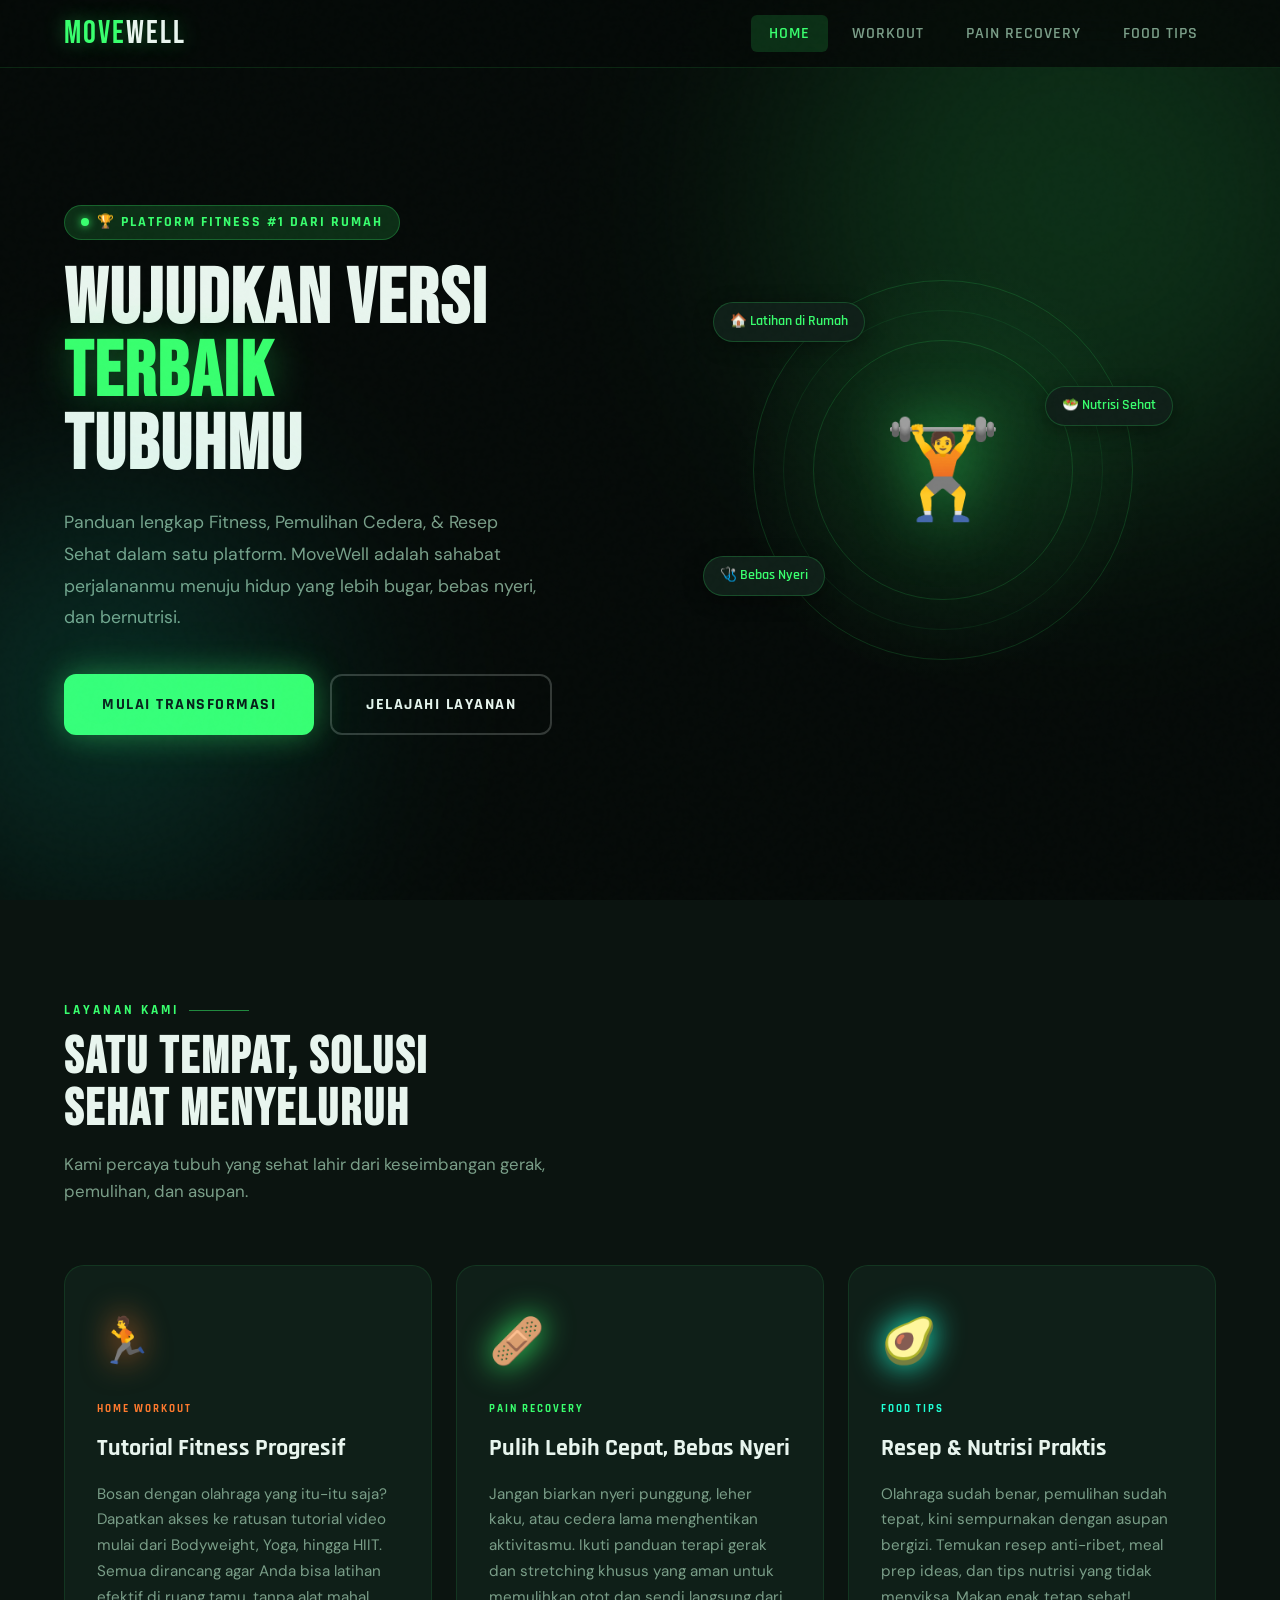
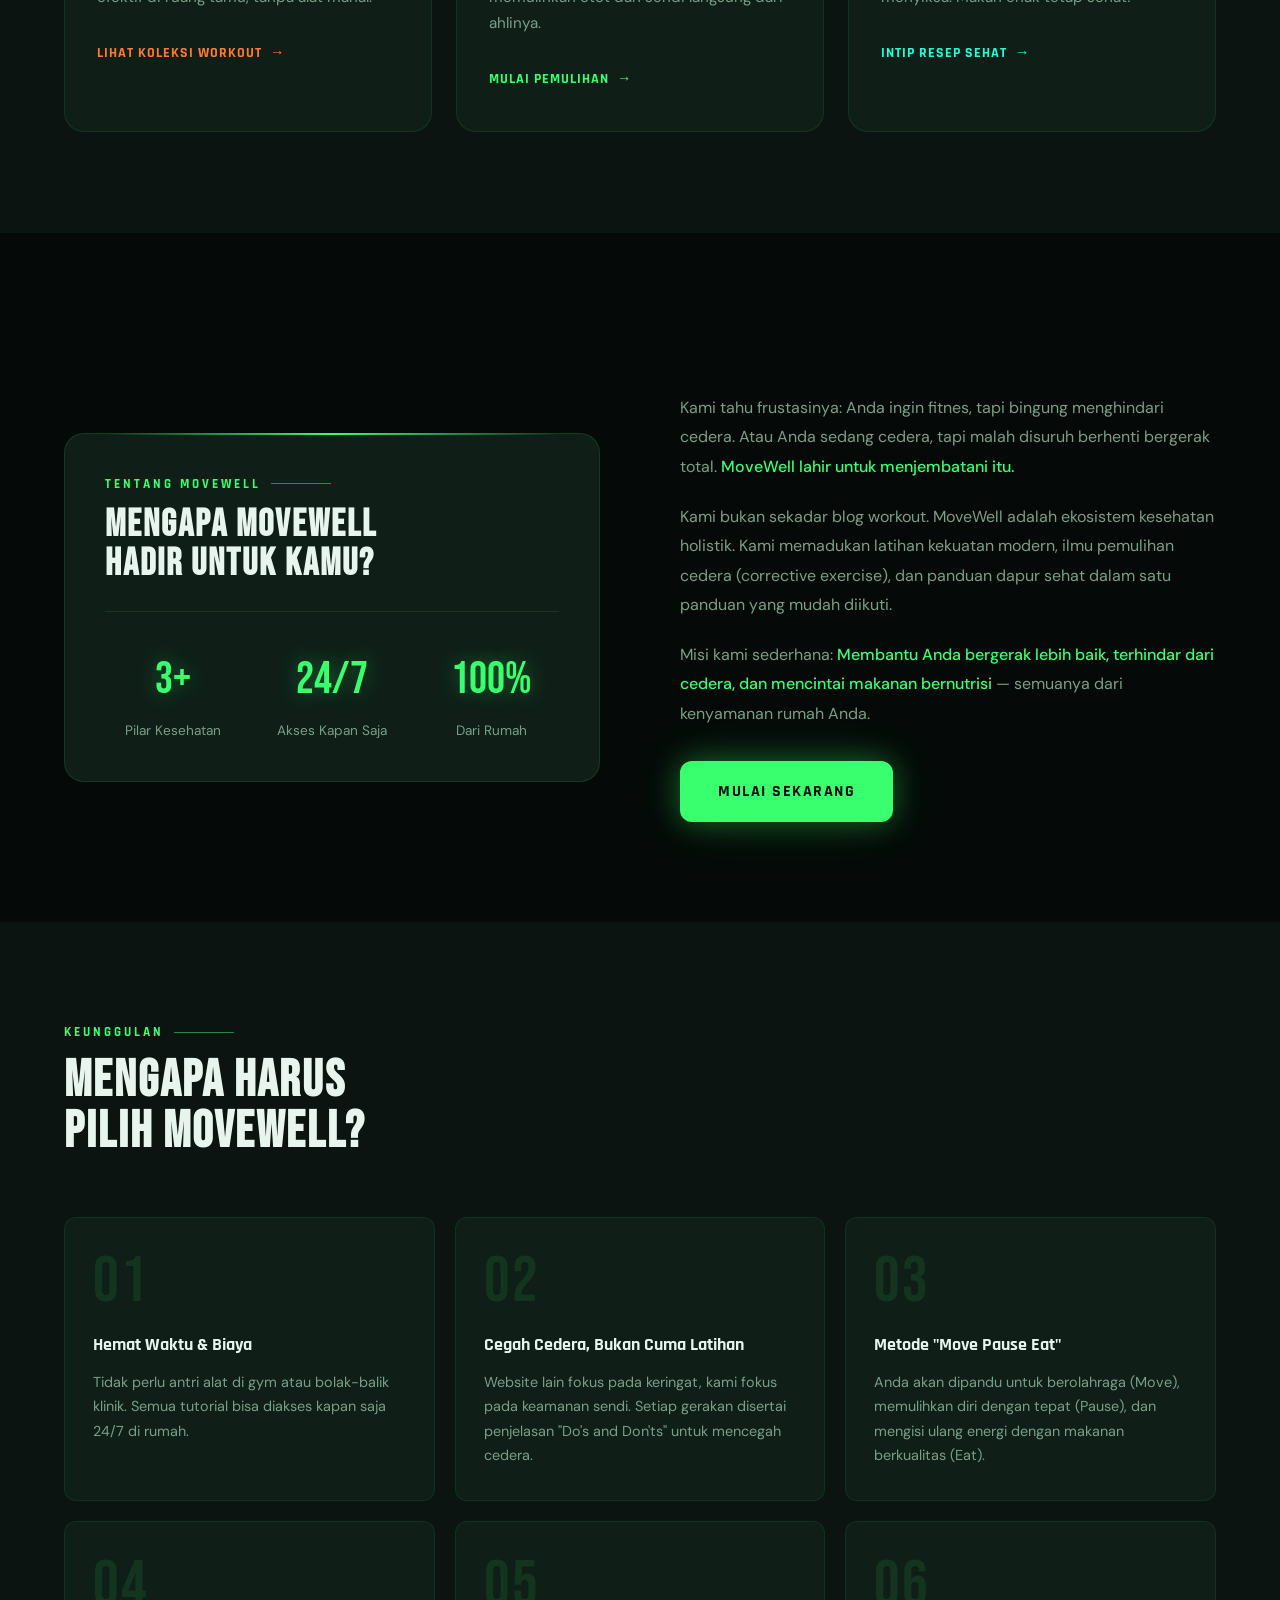
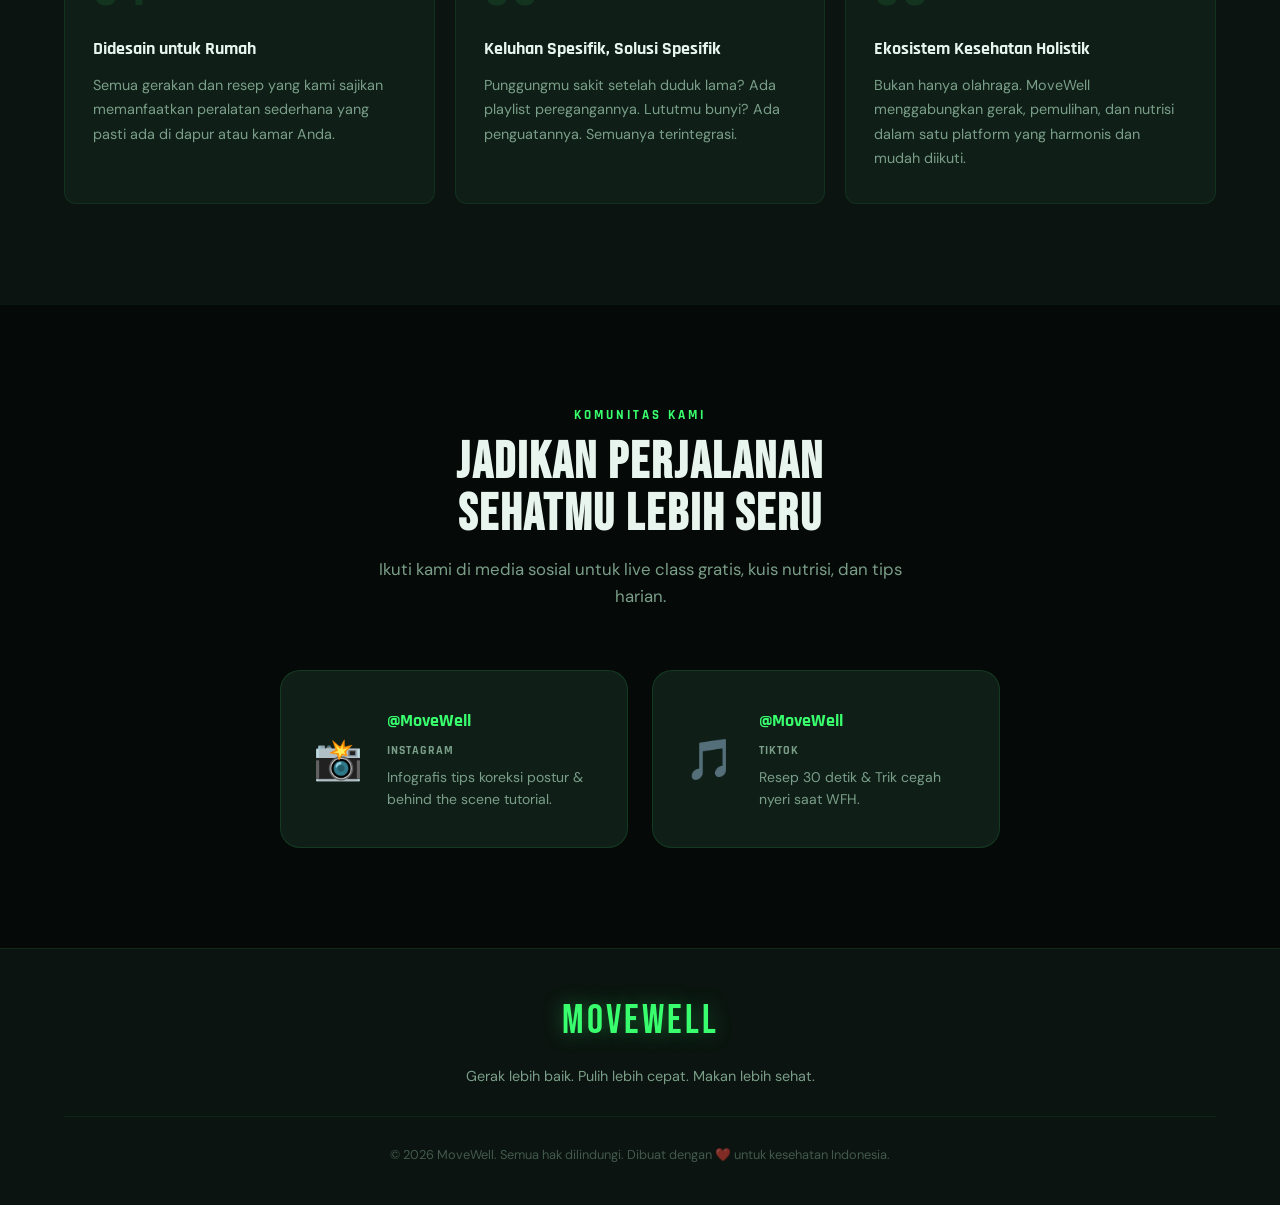
<file: index.html>
<!DOCTYPE html>
<html lang="id">
<head>
  <meta charset="UTF-8" />
  <meta name="viewport" content="width=device-width, initial-scale=1.0"/>
  <title>MoveWell – Fitness, Recovery & Nutrisi dari Rumah</title>
  <link rel="preconnect" href="https://fonts.googleapis.com"/>
  <link rel="preconnect" href="https://fonts.gstatic.com" crossorigin/>
  <link href="https://fonts.googleapis.com/css2?family=Bebas+Neue&family=Rajdhani:wght@400;500;600;700&family=DM+Sans:ital,wght@0,300;0,400;0,500;1,300&display=swap" rel="stylesheet"/>
  <link rel="stylesheet" href="css/style.css">
</head>
<body>

  <!-- ======== NAVBAR ======== -->
  <header id="navbar">
    <div class="nav-logo">MOVE<span>WELL</span></div>
    <nav id="nav">
      <ul>
        <li><a href="index.html" class="nav-link active">Home</a></li>
        <li><a href="workout.html" class="nav-link">Workout</a></li>
        <li><a href="pain-recovery.html" class="nav-link">Pain Recovery</a></li>
        <li><a href="food-tips.html" class="nav-link">Food Tips</a></li>
      </ul>
    </nav>
    <button class="hamburger" id="hamburger" aria-label="Menu">
      <span></span><span></span><span></span>
    </button>
  </header>

  <!-- ======================================================= -->
  <!--                     HOME PAGE                           -->
  <!-- ======================================================= -->
  <main>
    <!-- HERO -->
    <section id="hero">
      <div class="hero-glow hero-glow-1"></div>
      <div class="hero-glow hero-glow-2"></div>
      <div class="hero-grid">
        <div class="hero-content">
          <div class="hero-badge">🏆 Platform Fitness #1 dari Rumah</div>
          <h1 class="hero-h1">
            Wujudkan Versi<br>
            <span class="accent">Terbaik</span><br>
            Tubuhmu
          </h1>
          <p class="hero-sub">
            Panduan lengkap Fitness, Pemulihan Cedera, &amp; Resep Sehat dalam satu platform. MoveWell adalah sahabat perjalananmu menuju hidup yang lebih bugar, bebas nyeri, dan bernutrisi.
          </p>
          <div class="cta-row">
            <a href="workout.html" class="btn-primary">Mulai Transformasi</a>
            <button class="btn-outline" id="scrollToServicesBtn">Jelajahi Layanan</button>
          </div>
        </div>
        <div class="hero-visual">
          <div class="hero-visual-bg">
            <div class="hero-visual-ring ring1"></div>
            <div class="hero-visual-ring ring2"></div>
            <div class="hero-visual-ring ring3"></div>
            <div class="hero-center-icon">🏋️</div>
            <div class="hero-icon-chips">
              <div class="chip">🏠 Latihan di Rumah</div>
              <div class="chip">🩺 Bebas Nyeri</div>
              <div class="chip">🥗 Nutrisi Sehat</div>
            </div>
          </div>
        </div>
      </div>
    </section>

    <!-- SERVICES -->
    <section id="services">
      <div class="container">
        <div class="section-label">Layanan Kami</div>
        <h2 class="section-title">Satu Tempat, Solusi<br>Sehat Menyeluruh</h2>
        <p class="section-sub">Kami percaya tubuh yang sehat lahir dari keseimbangan gerak, pemulihan, dan asupan.</p>
        <div class="services-grid">
          <div class="service-card orange fade-up">
            <div class="service-icon">🏃</div>
            <div class="service-tag">Home Workout</div>
            <div class="service-title">Tutorial Fitness Progresif</div>
            <p class="service-desc">Bosan dengan olahraga yang itu-itu saja? Dapatkan akses ke ratusan tutorial video mulai dari Bodyweight, Yoga, hingga HIIT. Semua dirancang agar Anda bisa latihan efektif di ruang tamu, tanpa alat mahal.</p>
            <a href="workout.html" class="service-link" style="color:var(--clr-orange)">Lihat Koleksi Workout</a>
          </div>
          <div class="service-card neon fade-up" style="transition-delay:.15s">
            <div class="service-icon">🩹</div>
            <div class="service-tag">Pain Recovery</div>
            <div class="service-title">Pulih Lebih Cepat, Bebas Nyeri</div>
            <p class="service-desc">Jangan biarkan nyeri punggung, leher kaku, atau cedera lama menghentikan aktivitasmu. Ikuti panduan terapi gerak dan stretching khusus yang aman untuk memulihkan otot dan sendi langsung dari ahlinya.</p>
            <a href="pain-recovery.html" class="service-link">Mulai Pemulihan</a>
          </div>
          <div class="service-card teal fade-up" style="transition-delay:.3s">
            <div class="service-icon">🥑</div>
            <div class="service-tag">Food Tips</div>
            <div class="service-title">Resep &amp; Nutrisi Praktis</div>
            <p class="service-desc">Olahraga sudah benar, pemulihan sudah tepat, kini sempurnakan dengan asupan bergizi. Temukan resep anti-ribet, meal prep ideas, dan tips nutrisi yang tidak menyiksa. Makan enak tetap sehat!</p>
            <a href="food-tips.html" class="service-link" style="color:var(--clr-teal)">Intip Resep Sehat</a>
          </div>
        </div>
      </div>
    </section>

    <!-- ABOUT -->
    <section id="about">
      <div class="container">
        <div class="about-grid">
          <div class="about-visual">
            <div class="about-box">
              <div class="section-label">Tentang MoveWell</div>
              <h2 class="section-title" style="font-size:clamp(2rem,3vw,3rem)">Mengapa MoveWell<br>Hadir untuk Kamu?</h2>
              <div class="about-divider"></div>
              <div class="about-stat-row">
                <div class="about-stat">
                  <div class="about-stat-num">3+</div>
                  <div class="about-stat-label">Pilar Kesehatan</div>
                </div>
                <div class="about-stat">
                  <div class="about-stat-num">24/7</div>
                  <div class="about-stat-label">Akses Kapan Saja</div>
                </div>
                <div class="about-stat">
                  <div class="about-stat-num">100%</div>
                  <div class="about-stat-label">Dari Rumah</div>
                </div>
              </div>
            </div>
          </div>
          <div class="about-content">
            <p>Kami tahu frustasinya: Anda ingin fitnes, tapi bingung menghindari cedera. Atau Anda sedang cedera, tapi malah disuruh berhenti bergerak total. <span class="highlight">MoveWell lahir untuk menjembatani itu.</span></p>
            <p>Kami bukan sekadar blog workout. MoveWell adalah ekosistem kesehatan holistik. Kami memadukan latihan kekuatan modern, ilmu pemulihan cedera (corrective exercise), dan panduan dapur sehat dalam satu panduan yang mudah diikuti.</p>
            <p>Misi kami sederhana: <span class="highlight">Membantu Anda bergerak lebih baik, terhindar dari cedera, dan mencintai makanan bernutrisi</span> — semuanya dari kenyamanan rumah Anda.</p>
            <div style="margin-top:32px">
              <a href="workout.html" class="btn-primary">Mulai Sekarang</a>
            </div>
          </div>
        </div>
      </div>
    </section>

    <!-- BENEFITS -->
    <section id="benefits">
      <div class="container">
        <div class="section-label">Keunggulan</div>
        <h2 class="section-title">Mengapa Harus<br>Pilih MoveWell?</h2>
        <div class="benefits-grid">
          <div class="benefit-card fade-up">
            <div class="benefit-num">01</div>
            <div class="benefit-title">Hemat Waktu &amp; Biaya</div>
            <p class="benefit-desc">Tidak perlu antri alat di gym atau bolak-balik klinik. Semua tutorial bisa diakses kapan saja 24/7 di rumah.</p>
          </div>
          <div class="benefit-card fade-up" style="transition-delay:.1s">
            <div class="benefit-num">02</div>
            <div class="benefit-title">Cegah Cedera, Bukan Cuma Latihan</div>
            <p class="benefit-desc">Website lain fokus pada keringat, kami fokus pada keamanan sendi. Setiap gerakan disertai penjelasan "Do's and Don'ts" untuk mencegah cedera.</p>
          </div>
          <div class="benefit-card fade-up" style="transition-delay:.2s">
            <div class="benefit-num">03</div>
            <div class="benefit-title">Metode "Move Pause Eat"</div>
            <p class="benefit-desc">Anda akan dipandu untuk berolahraga (Move), memulihkan diri dengan tepat (Pause), dan mengisi ulang energi dengan makanan berkualitas (Eat).</p>
          </div>
          <div class="benefit-card fade-up" style="transition-delay:.3s">
            <div class="benefit-num">04</div>
            <div class="benefit-title">Didesain untuk Rumah</div>
            <p class="benefit-desc">Semua gerakan dan resep yang kami sajikan memanfaatkan peralatan sederhana yang pasti ada di dapur atau kamar Anda.</p>
          </div>
          <div class="benefit-card fade-up" style="transition-delay:.4s">
            <div class="benefit-num">05</div>
            <div class="benefit-title">Keluhan Spesifik, Solusi Spesifik</div>
            <p class="benefit-desc">Punggungmu sakit setelah duduk lama? Ada playlist peregangannya. Lututmu bunyi? Ada penguatannya. Semuanya terintegrasi.</p>
          </div>
          <div class="benefit-card fade-up" style="transition-delay:.5s">
            <div class="benefit-num">06</div>
            <div class="benefit-title">Ekosistem Kesehatan Holistik</div>
            <p class="benefit-desc">Bukan hanya olahraga. MoveWell menggabungkan gerak, pemulihan, dan nutrisi dalam satu platform yang harmonis dan mudah diikuti.</p>
          </div>
        </div>
      </div>
    </section>

    <!-- SOCIAL -->
    <section id="social">
      <div class="container">
        <div class="social-header">
          <div class="section-label">Komunitas Kami</div>
          <h2 class="section-title">Jadikan Perjalanan<br>Sehatmu Lebih Seru</h2>
          <p class="section-sub" style="margin:0 auto;text-align:center">Ikuti kami di media sosial untuk live class gratis, kuis nutrisi, dan tips harian.</p>
        </div>
        <div class="social-grid">
          <div class="social-card">
            <div class="social-icon">📸</div>
            <div>
              <div class="social-handle">@MoveWell</div>
              <div style="font-size:.75rem;color:var(--clr-muted);margin-bottom:6px;text-transform:uppercase;letter-spacing:1px;font-family:var(--ff-ui);font-weight:700">Instagram</div>
              <div class="social-desc">Infografis tips koreksi postur &amp; behind the scene tutorial.</div>
            </div>
          </div>
          <div class="social-card">
            <div class="social-icon">🎵</div>
            <div>
              <div class="social-handle">@MoveWell</div>
              <div style="font-size:.75rem;color:var(--clr-muted);margin-bottom:6px;text-transform:uppercase;letter-spacing:1px;font-family:var(--ff-ui);font-weight:700">TikTok</div>
              <div class="social-desc">Resep 30 detik &amp; Trik cegah nyeri saat WFH.</div>
            </div>
          </div>
        </div>
      </div>
    </section>
  </main>

  <!-- FOOTER -->
  <footer>
    <div class="footer-logo">MOVEWELL</div>
    <div class="footer-tagline">Gerak lebih baik. Pulih lebih cepat. Makan lebih sehat.</div>
    <div class="footer-line"></div>
    <div class="footer-copy">© 2026 MoveWell. Semua hak dilindungi. Dibuat dengan ❤️ untuk kesehatan Indonesia.</div>
  </footer>

  <script src="js/home.js"></script>
</body>
</html>
</file>
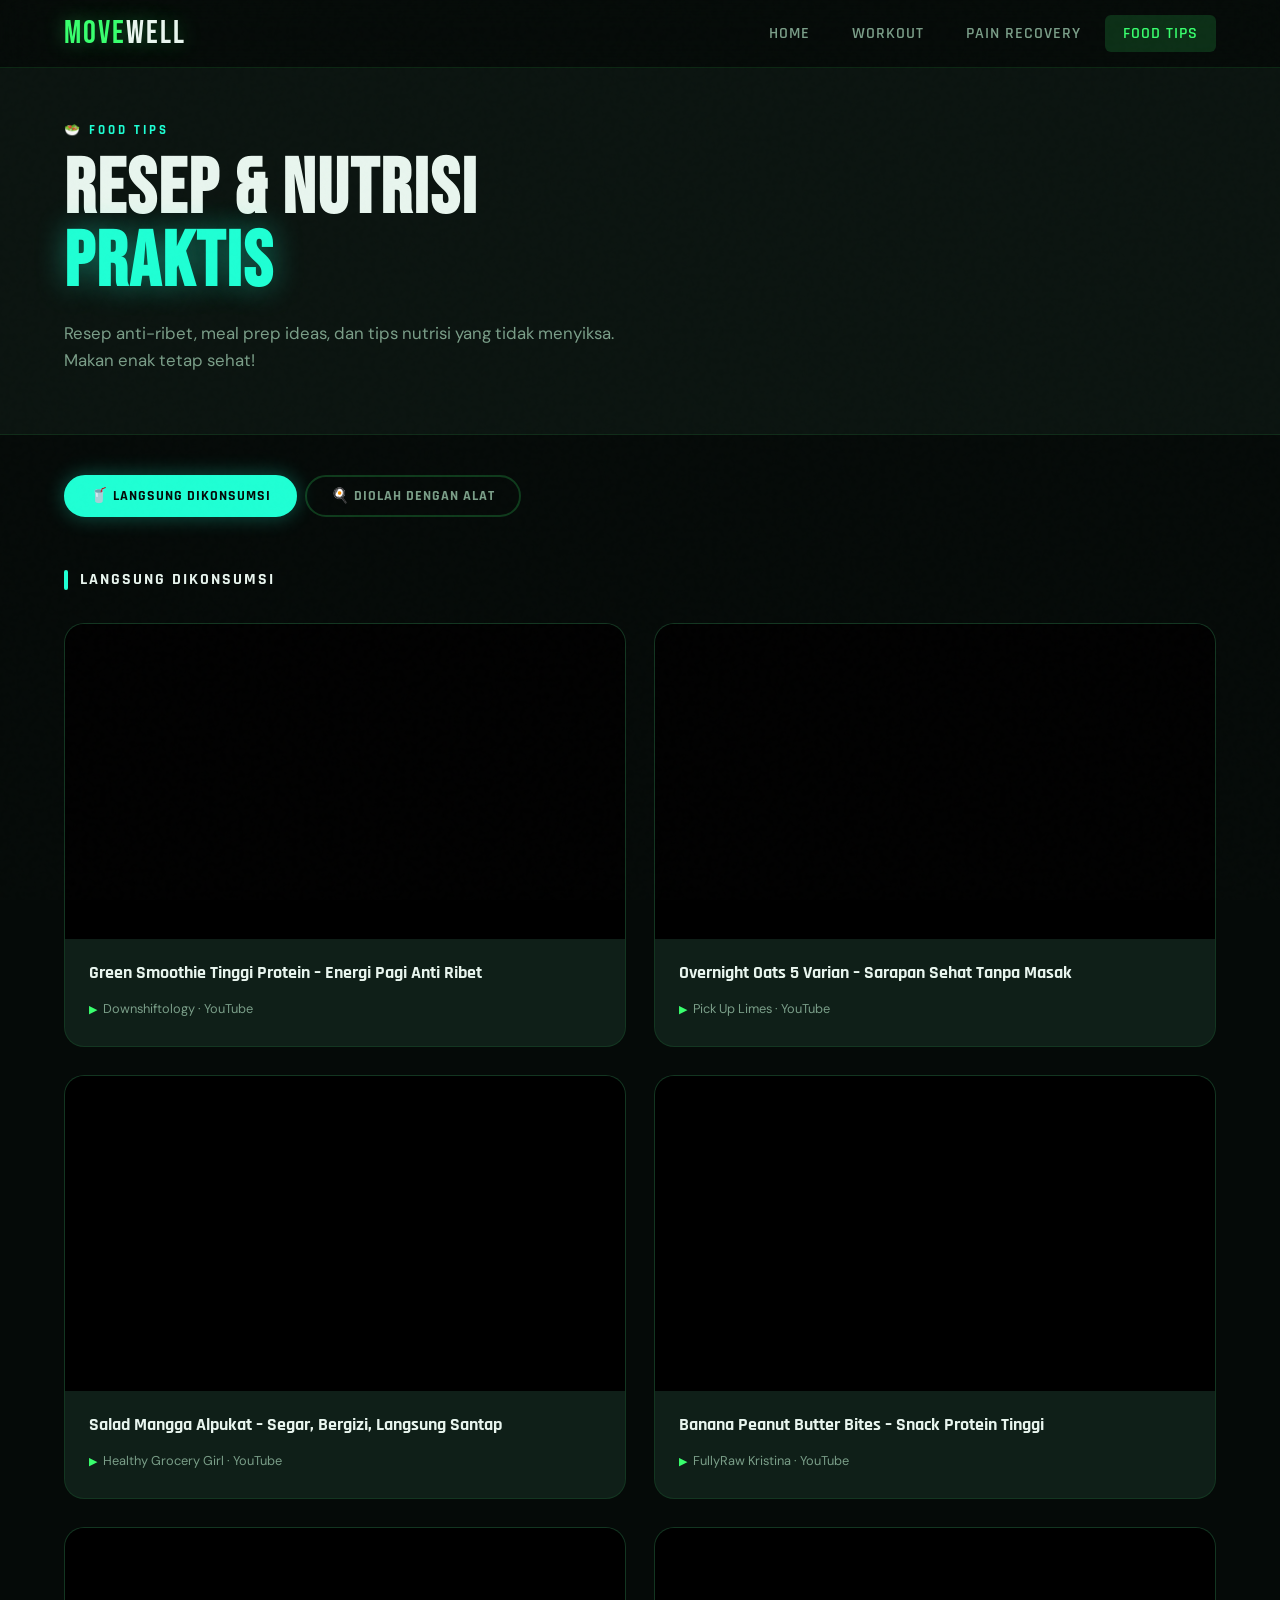
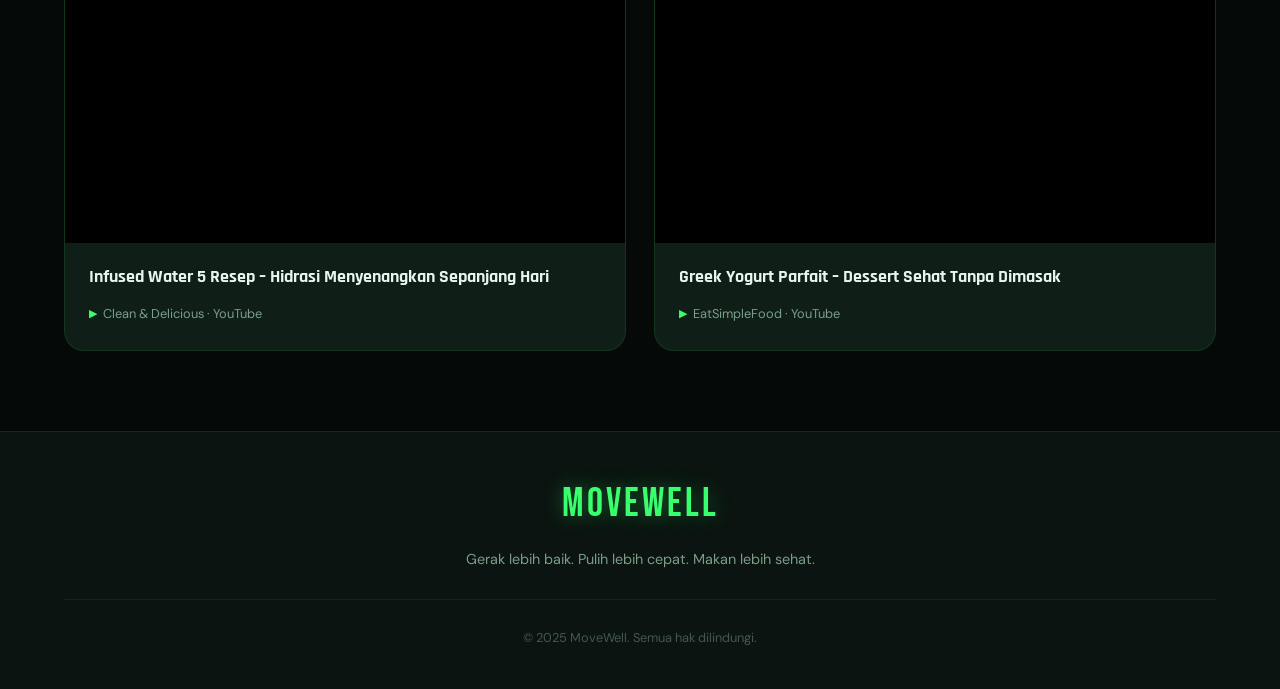
<file: food-tips.html>
<!DOCTYPE html>
<html lang="id">
<head>
  <meta charset="UTF-8" />
  <meta name="viewport" content="width=device-width, initial-scale=1.0"/>
  <title>MoveWell – Food Tips & Resep Sehat</title>
  <link rel="preconnect" href="https://fonts.googleapis.com"/>
  <link rel="preconnect" href="https://fonts.gstatic.com" crossorigin/>
  <link href="https://fonts.googleapis.com/css2?family=Bebas+Neue&family=Rajdhani:wght@400;500;600;700&family=DM+Sans:ital,wght@0,300;0,400;0,500;1,300&display=swap" rel="stylesheet"/>
  <link rel="stylesheet" href="css/style.css">
</head>
<body class="page-food">

  <!-- ======== NAVBAR ======== -->
  <header id="navbar">
    <div class="nav-logo">MOVE<span>WELL</span></div>
    <nav id="nav">
      <ul>
        <li><a href="index.html" class="nav-link">Home</a></li>
        <li><a href="workout.html" class="nav-link">Workout</a></li>
        <li><a href="pain-recovery.html" class="nav-link">Pain Recovery</a></li>
        <li><a href="food-tips.html" class="nav-link active">Food Tips</a></li>
      </ul>
    </nav>
    <button class="hamburger" id="hamburger" aria-label="Menu">
      <span></span><span></span><span></span>
    </button>
  </header>

  <!-- ======================================================= -->
  <!--                   FOOD TIPS PAGE                        -->
  <!-- ======================================================= -->
  <main>
    <div class="inner-page-hero">
      <div class="container">
        <div class="inner-hero-label">🥗 Food Tips</div>
        <h1 class="inner-hero-title">Resep &amp; Nutrisi<br><span class="accent">Praktis</span></h1>
        <p class="inner-hero-sub">Resep anti-ribet, meal prep ideas, dan tips nutrisi yang tidak menyiksa. Makan enak tetap sehat!</p>
      </div>
    </div>

    <div class="category-tabs" id="food-tabs">
      <button class="tab-btn active" data-cat="langsung">🥤 Langsung Dikonsumsi</button>
      <button class="tab-btn" data-cat="diolah">🍳 Diolah dengan Alat</button>
    </div>

    <div class="cards-section">
      <div id="food-langsung" class="category-section active">
        <div class="category-heading">Langsung Dikonsumsi</div>
        <div class="cards-grid" id="cards-food-langsung"></div>
      </div>
      <div id="food-diolah" class="category-section">
        <div class="category-heading">Diolah dengan Alat</div>
        <div class="cards-grid" id="cards-food-diolah"></div>
      </div>
    </div>
  </main>

  <footer>
    <div class="footer-logo">MOVEWELL</div>
    <div class="footer-tagline">Gerak lebih baik. Pulih lebih cepat. Makan lebih sehat.</div>
    <div class="footer-line"></div>
    <div class="footer-copy">© 2025 MoveWell. Semua hak dilindungi.</div>
  </footer>

  <script src="js/food.js"></script>
</body>
</html>
</file>
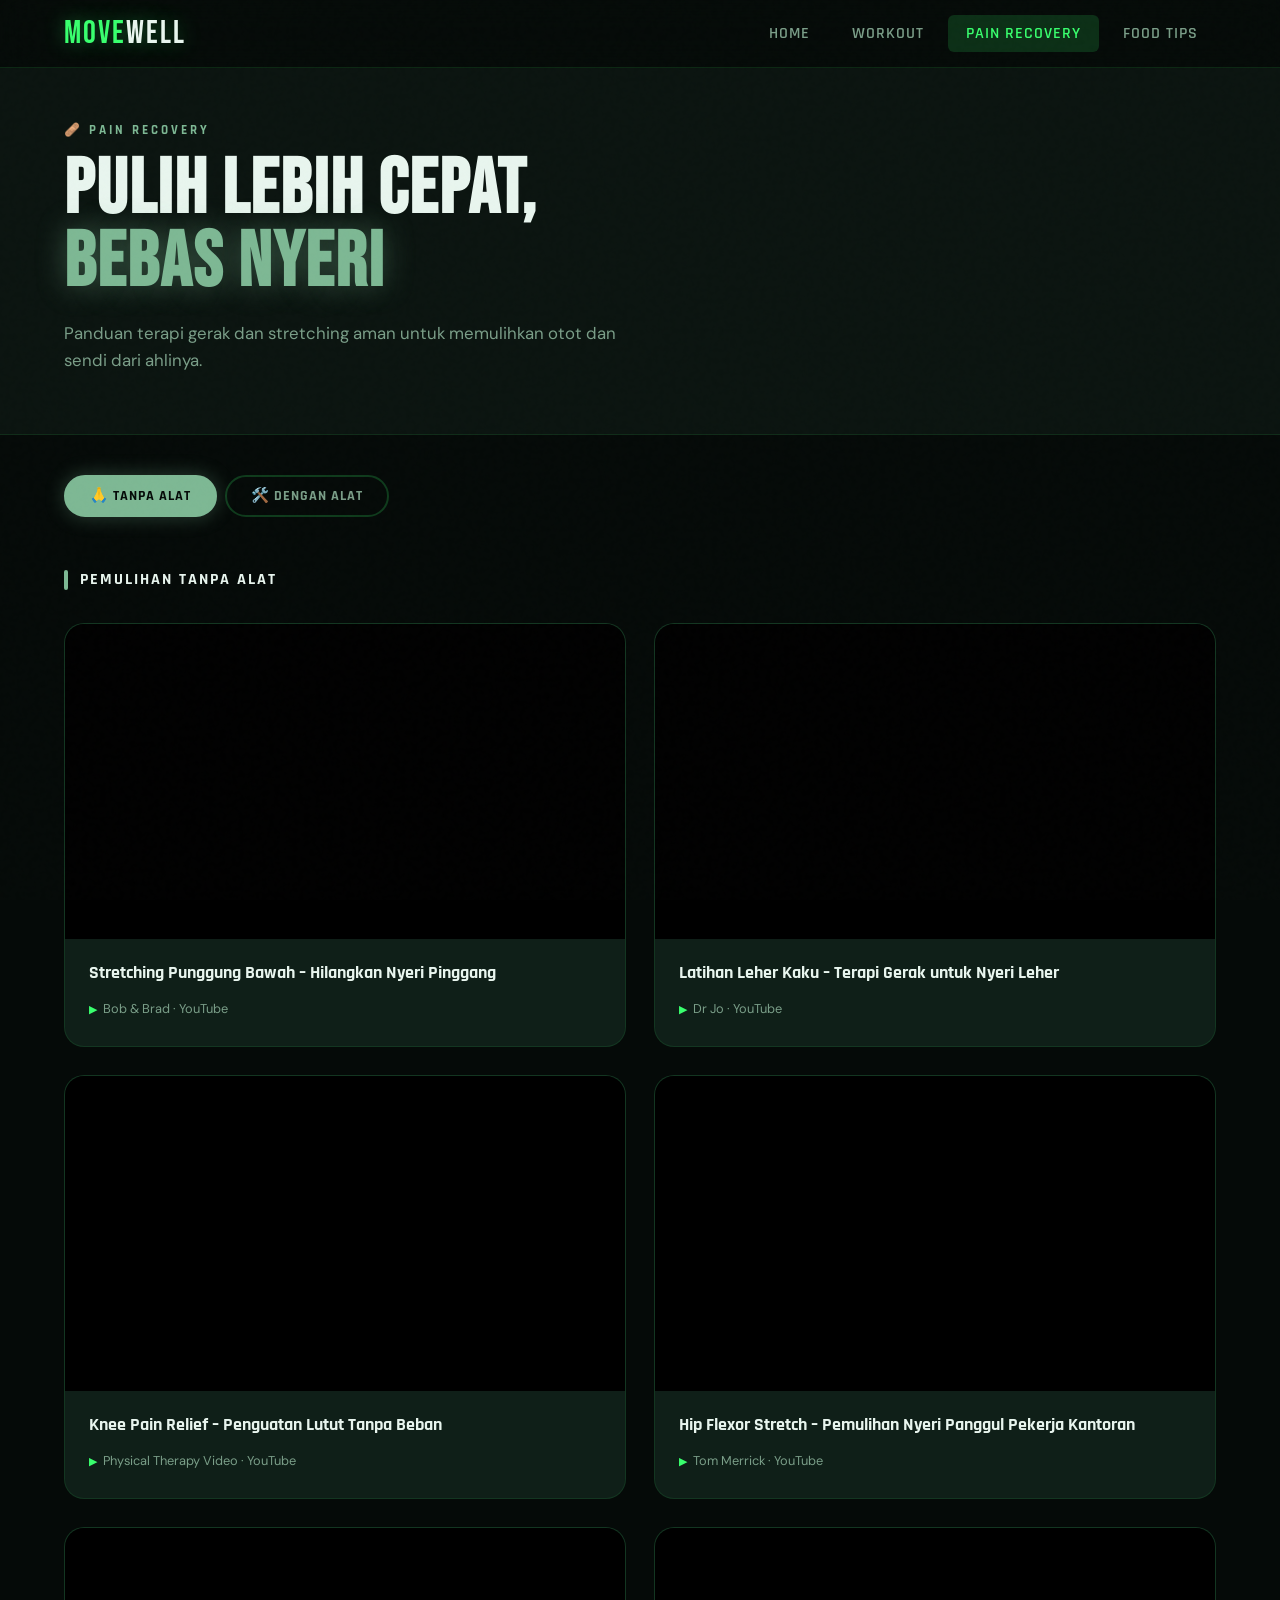
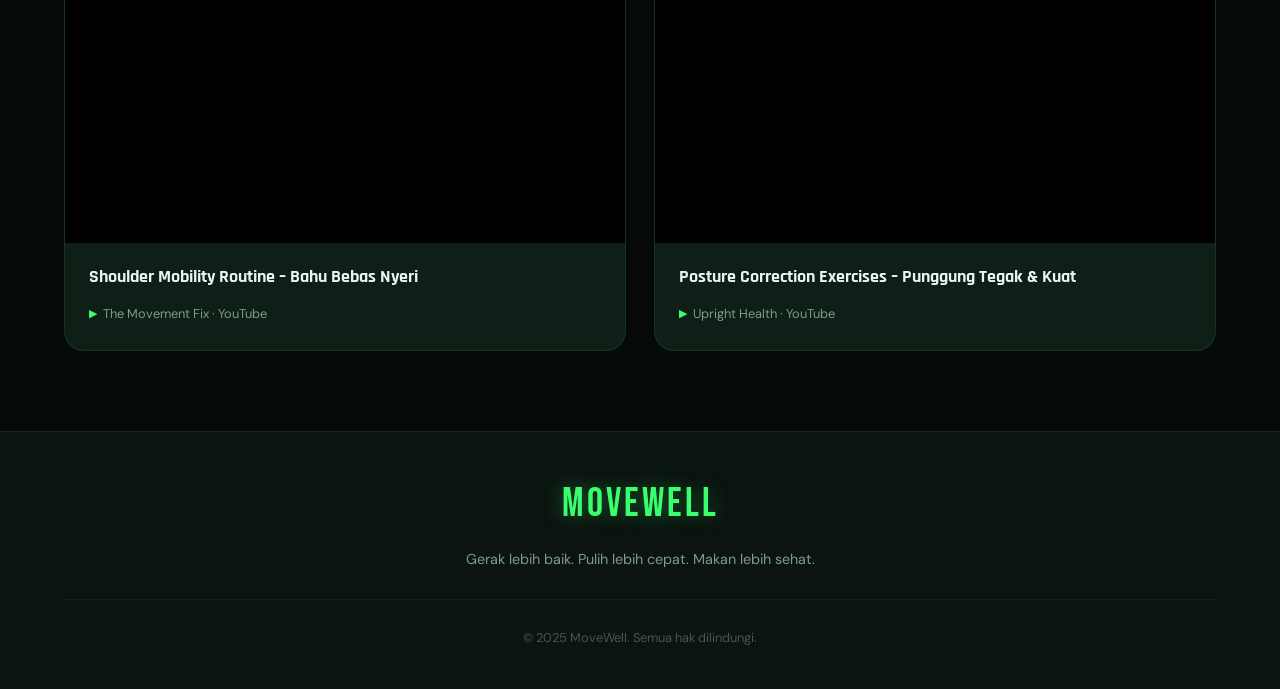
<file: pain-recovery.html>
<!DOCTYPE html>
<html lang="id">
<head>
  <meta charset="UTF-8" />
  <meta name="viewport" content="width=device-width, initial-scale=1.0"/>
  <title>MoveWell – Pain Recovery dari Rumah</title>
  <link rel="preconnect" href="https://fonts.googleapis.com"/>
  <link rel="preconnect" href="https://fonts.gstatic.com" crossorigin/>
  <link href="https://fonts.googleapis.com/css2?family=Bebas+Neue&family=Rajdhani:wght@400;500;600;700&family=DM+Sans:ital,wght@0,300;0,400;0,500;1,300&display=swap" rel="stylesheet"/>
  <link rel="stylesheet" href="css/style.css">
</head>
<body class="page-pain">

  <!-- ======== NAVBAR ======== -->
  <header id="navbar">
    <div class="nav-logo">MOVE<span>WELL</span></div>
    <nav id="nav">
      <ul>
        <li><a href="index.html" class="nav-link">Home</a></li>
        <li><a href="workout.html" class="nav-link">Workout</a></li>
        <li><a href="pain-recovery.html" class="nav-link active">Pain Recovery</a></li>
        <li><a href="food-tips.html" class="nav-link">Food Tips</a></li>
      </ul>
    </nav>
    <button class="hamburger" id="hamburger" aria-label="Menu">
      <span></span><span></span><span></span>
    </button>
  </header>

  <!-- ======================================================= -->
  <!--                  PAIN RECOVERY PAGE                     -->
  <!-- ======================================================= -->
  <main>
    <div class="inner-page-hero">
      <div class="container">
        <div class="inner-hero-label">🩹 Pain Recovery</div>
        <h1 class="inner-hero-title">Pulih Lebih Cepat,<br><span class="accent">Bebas Nyeri</span></h1>
        <p class="inner-hero-sub">Panduan terapi gerak dan stretching aman untuk memulihkan otot dan sendi dari ahlinya.</p>
      </div>
    </div>

    <div class="category-tabs" id="pain-tabs">
      <button class="tab-btn active" data-cat="tanpa-alat">🙏 Tanpa Alat</button>
      <button class="tab-btn" data-cat="dengan-alat">🛠️ Dengan Alat</button>
    </div>

    <div class="cards-section">
      <div id="pain-tanpa-alat" class="category-section active">
        <div class="category-heading">Pemulihan Tanpa Alat</div>
        <div class="cards-grid" id="cards-pain-tanpa"></div>
      </div>
      <div id="pain-dengan-alat" class="category-section">
        <div class="category-heading">Pemulihan Dengan Alat</div>
        <div class="cards-grid" id="cards-pain-dengan"></div>
      </div>
    </div>
  </main>

  <footer>
    <div class="footer-logo">MOVEWELL</div>
    <div class="footer-tagline">Gerak lebih baik. Pulih lebih cepat. Makan lebih sehat.</div>
    <div class="footer-line"></div>
    <div class="footer-copy">© 2025 MoveWell. Semua hak dilindungi.</div>
  </footer>

  <script src="js/pain.js"></script>
</body>
</html>
</file>
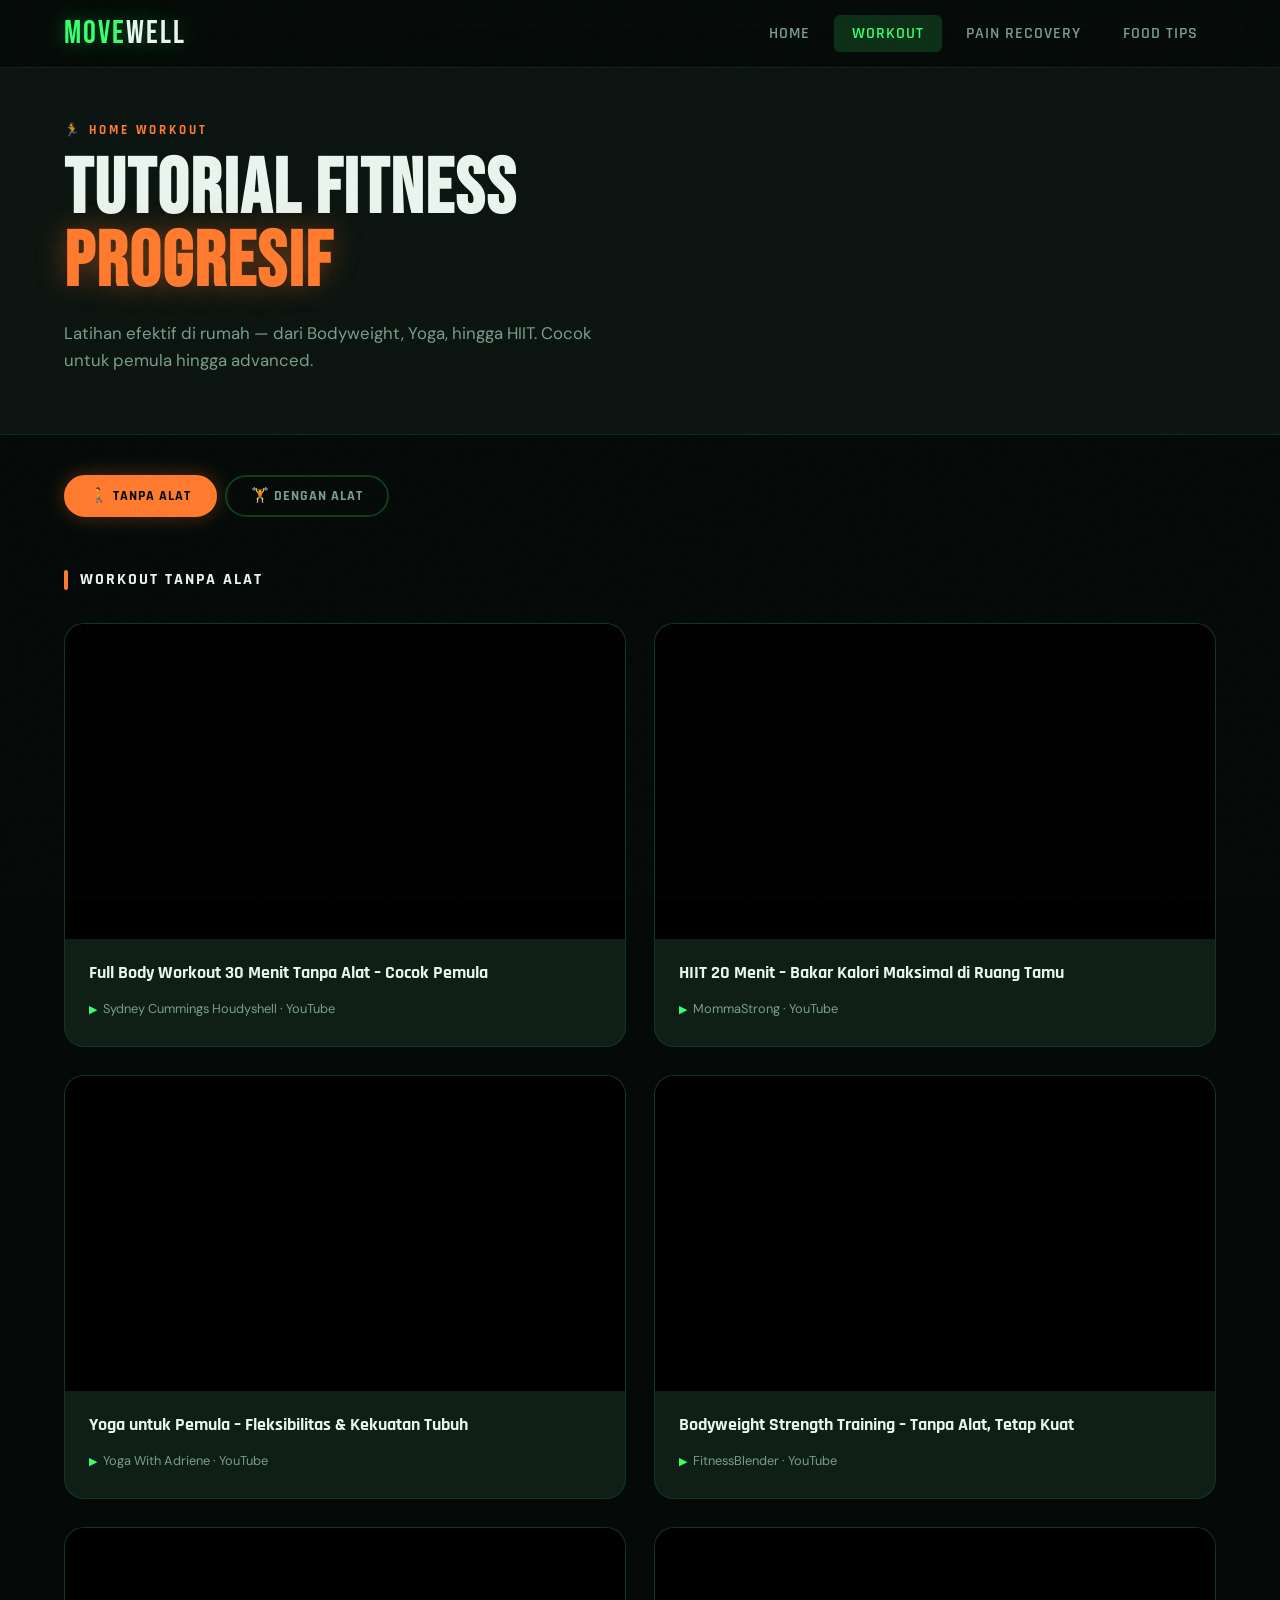
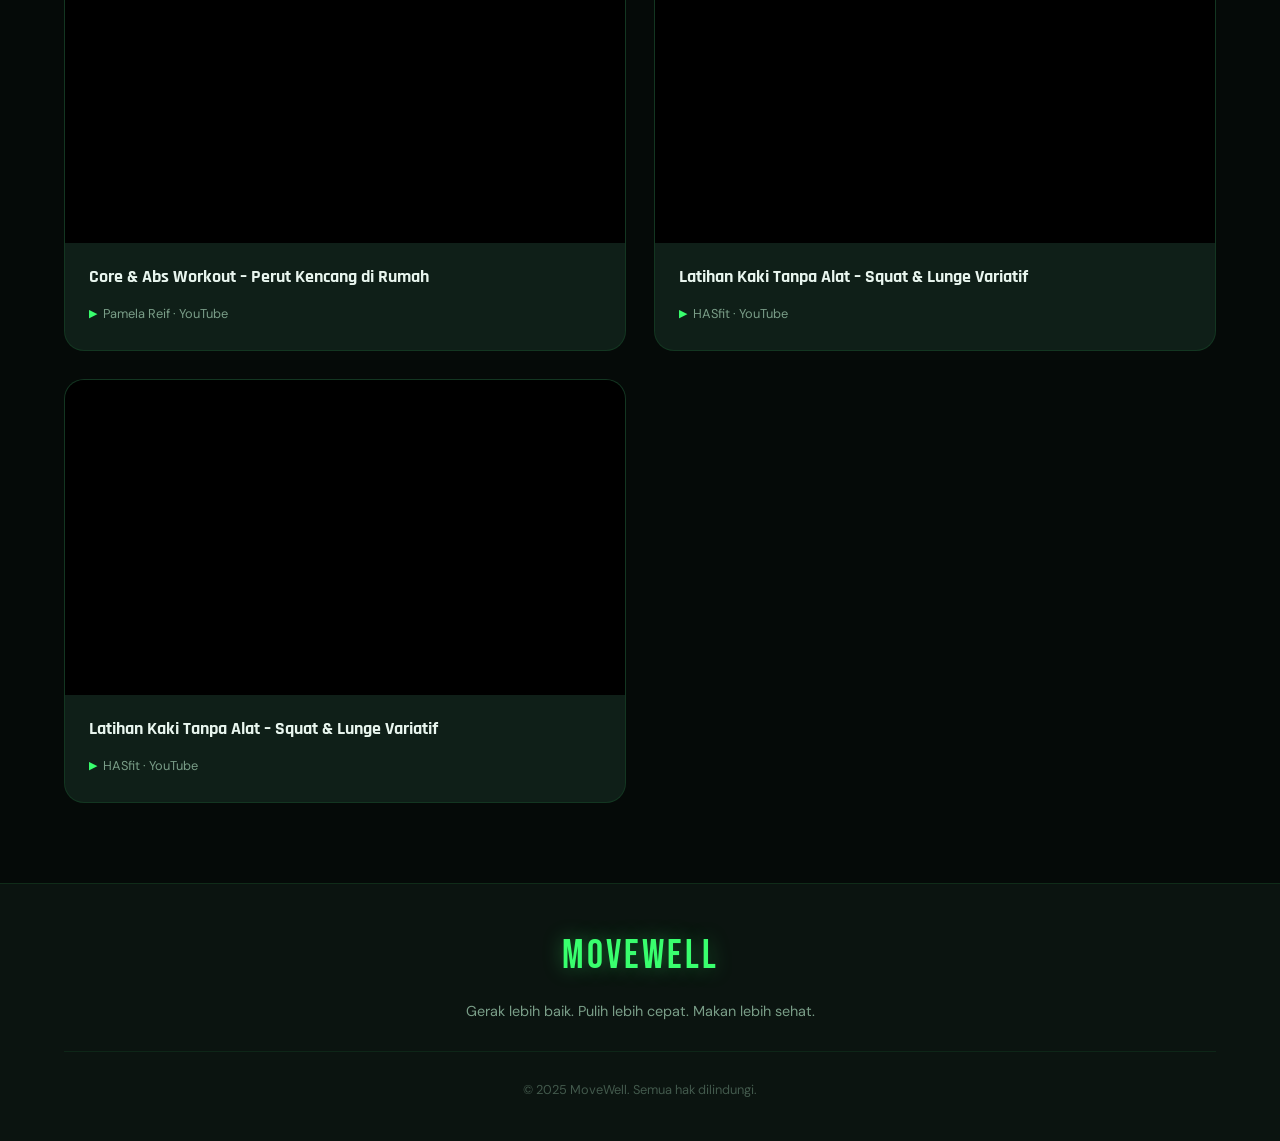
<file: workout.html>
<!DOCTYPE html>
<html lang="id">
<head>
  <meta charset="UTF-8" />
  <meta name="viewport" content="width=device-width, initial-scale=1.0"/>
  <title>MoveWell – Workout dari Rumah</title>
  <link rel="preconnect" href="https://fonts.googleapis.com"/>
  <link rel="preconnect" href="https://fonts.gstatic.com" crossorigin/>
  <link href="https://fonts.googleapis.com/css2?family=Bebas+Neue&family=Rajdhani:wght@400;500;600;700&family=DM+Sans:ital,wght@0,300;0,400;0,500;1,300&display=swap" rel="stylesheet"/>
  <link rel="stylesheet" href="css/style.css">
</head>
<body class="page-workout">

  <!-- ======== NAVBAR ======== -->
  <header id="navbar">
    <div class="nav-logo">MOVE<span>WELL</span></div>
    <nav id="nav">
      <ul>
        <li><a href="index.html" class="nav-link">Home</a></li>
        <li><a href="workout.html" class="nav-link active">Workout</a></li>
        <li><a href="pain-recovery.html" class="nav-link">Pain Recovery</a></li>
        <li><a href="food-tips.html" class="nav-link">Food Tips</a></li>
      </ul>
    </nav>
    <button class="hamburger" id="hamburger" aria-label="Menu">
      <span></span><span></span><span></span>
    </button>
  </header>

  <!-- ======================================================= -->
  <!--                   WORKOUT PAGE                          -->
  <!-- ======================================================= -->
  <main>
    <div class="inner-page-hero">
      <div class="container">
        <div class="inner-hero-label">🏃 Home Workout</div>
        <h1 class="inner-hero-title">Tutorial Fitness<br><span class="accent">Progresif</span></h1>
        <p class="inner-hero-sub">Latihan efektif di rumah — dari Bodyweight, Yoga, hingga HIIT. Cocok untuk pemula hingga advanced.</p>
      </div>
    </div>

    <div class="category-tabs" id="workout-tabs">
      <button class="tab-btn active" data-cat="tanpa-alat">🚶 Tanpa Alat</button>
      <button class="tab-btn" data-cat="dengan-alat">🏋️ Dengan Alat</button>
    </div>

    <div class="cards-section">
      <div id="workout-tanpa-alat" class="category-section active">
        <div class="category-heading">Workout Tanpa Alat</div>
        <div class="cards-grid" id="cards-workout-tanpa"></div>
      </div>
      <div id="workout-dengan-alat" class="category-section">
        <div class="category-heading">Workout Dengan Alat</div>
        <div class="cards-grid" id="cards-workout-dengan"></div>
      </div>
    </div>
  </main>

  <footer>
    <div class="footer-logo">MOVEWELL</div>
    <div class="footer-tagline">Gerak lebih baik. Pulih lebih cepat. Makan lebih sehat.</div>
    <div class="footer-line"></div>
    <div class="footer-copy">© 2025 MoveWell. Semua hak dilindungi.</div>
  </footer>

  <script src="js/workout.js"></script>
</body>
</html>
</file>
<file: css/style.css>
/* ===================== CSS VARIABLES ===================== */
:root {
  --clr-bg:        #050a08;
  --clr-bg2:       #0b1410;
  --clr-surface:   #0f1f18;
  --clr-surface2:  #152a20;
  --clr-neon:      #39ff6e;
  --clr-neon-dim:  rgba(57,255,110,0.15);
  --clr-neon-glow: rgba(57,255,110,0.35);
  --clr-orange:    #ff7a2e;
  --clr-teal:      #1fffd4;
  --clr-sage:      #7db894;
  --clr-text:      #e8f5ee;
  --clr-muted:     #7a9e88;
  --ff-display:    'Bebas Neue', sans-serif;
  --ff-ui:         'Rajdhani', sans-serif;
  --ff-body:       'DM Sans', sans-serif;
  --radius:        12px;
  --radius-lg:     20px;
  --transition:    0.3s cubic-bezier(0.4,0,0.2,1);
}

/* ===================== RESET ===================== */
*, *::before, *::after { box-sizing: border-box; margin: 0; padding: 0; }
html { scroll-behavior: smooth; }
body {
  background: var(--clr-bg);
  color: var(--clr-text);
  font-family: var(--ff-body);
  font-size: 16px;
  line-height: 1.6;
  overflow-x: hidden;
}
a { text-decoration: none; color: inherit; }
img { max-width: 100%; display: block; }

/* ===================== SCROLLBAR ===================== */
::-webkit-scrollbar { width: 6px; }
::-webkit-scrollbar-track { background: var(--clr-bg); }
::-webkit-scrollbar-thumb { background: var(--clr-neon); border-radius: 3px; }

/* ===================== NOISE OVERLAY ===================== */
body::before {
  content: '';
  position: fixed; inset: 0;
  background-image: url("data:image/svg+xml,%3Csvg viewBox='0 0 200 200' xmlns='http://www.w3.org/2000/svg'%3E%3Cfilter id='n'%3E%3CfeTurbulence type='fractalNoise' baseFrequency='0.75' numOctaves='4' stitchTiles='stitch'/%3E%3C/filter%3E%3Crect width='100%25' height='100%25' filter='url(%23n)' opacity='0.035'/%3E%3C/svg%3E");
  pointer-events: none; z-index: 9999;
  opacity: 0.4;
}

/* ===================== NAVBAR ===================== */
#navbar {
  position: fixed; top: 0; left: 0; right: 0; z-index: 1000;
  display: flex; align-items: center; justify-content: space-between;
  padding: 0 5%;
  height: 68px;
  background: rgba(5,10,8,0.85);
  backdrop-filter: blur(20px);
  border-bottom: 1px solid rgba(57,255,110,0.12);
  transition: var(--transition);
}
#navbar.scrolled { background: rgba(5,10,8,0.97); box-shadow: 0 4px 30px rgba(57,255,110,0.08); }
.nav-logo {
  font-family: var(--ff-display);
  font-size: 2rem;
  letter-spacing: 2px;
  color: var(--clr-neon);
  text-shadow: 0 0 20px var(--clr-neon-glow);
}
.nav-logo span { color: var(--clr-text); }
nav ul { list-style: none; display: flex; gap: 6px; }
nav ul li a {
  font-family: var(--ff-ui);
  font-size: 1rem;
  font-weight: 600;
  letter-spacing: 1px;
  padding: 8px 18px;
  border-radius: 6px;
  color: var(--clr-muted);
  transition: var(--transition);
  text-transform: uppercase;
}
nav ul li a:hover,
nav ul li a.active {
  color: var(--clr-neon);
  background: var(--clr-neon-dim);
}
.hamburger {
  display: none; flex-direction: column; gap: 5px; cursor: pointer;
  background: none; border: none; padding: 4px;
}
.hamburger span {
  display: block; width: 26px; height: 2px;
  background: var(--clr-neon); border-radius: 2px;
  transition: var(--transition);
}

/* ===================== PAGE SECTIONS ===================== */
.page { display: block; }

/* ===================== HOME – HERO ===================== */
#hero {
  min-height: 100vh;
  display: flex; align-items: center;
  padding: 100px 5% 60px;
  position: relative;
  overflow: hidden;
}
.hero-grid {
  display: grid;
  grid-template-columns: 1fr 1fr;
  gap: 60px;
  align-items: center;
  max-width: 1280px; margin: auto; width: 100%;
}
.hero-badge {
  display: inline-flex; align-items: center; gap: 8px;
  background: var(--clr-neon-dim);
  border: 1px solid rgba(57,255,110,0.25);
  color: var(--clr-neon);
  font-family: var(--ff-ui); font-size: 0.85rem; font-weight: 700;
  letter-spacing: 2px; text-transform: uppercase;
  padding: 6px 16px; border-radius: 40px;
  margin-bottom: 24px;
}
.hero-badge::before {
  content: ''; width: 8px; height: 8px;
  border-radius: 50%; background: var(--clr-neon);
  box-shadow: 0 0 8px var(--clr-neon); animation: pulse 1.6s infinite;
}
@keyframes pulse { 0%,100%{opacity:1;transform:scale(1)} 50%{opacity:.5;transform:scale(0.8)} }
.hero-h1 {
  font-family: var(--ff-display);
  font-size: clamp(3rem, 6vw, 6rem);
  line-height: 0.95;
  letter-spacing: 2px;
  text-transform: uppercase;
  margin-bottom: 24px;
}
.hero-h1 .accent { color: var(--clr-neon); text-shadow: 0 0 40px var(--clr-neon-glow); }
.hero-sub {
  font-size: 1.1rem; color: var(--clr-muted);
  max-width: 480px; margin-bottom: 40px; line-height: 1.8;
}
.cta-row { display: flex; gap: 16px; flex-wrap: wrap; }
.btn-primary {
  font-family: var(--ff-ui); font-weight: 700; font-size: 1rem;
  letter-spacing: 1.5px; text-transform: uppercase;
  padding: 16px 36px; border-radius: var(--radius);
  background: var(--clr-neon); color: #050a08;
  border: 2px solid var(--clr-neon);
  cursor: pointer;
  box-shadow: 0 0 30px var(--clr-neon-glow), 0 0 60px rgba(57,255,110,0.1);
  transition: var(--transition);
  display: inline-block;
}
.btn-primary:hover {
  background: transparent; color: var(--clr-neon);
  box-shadow: 0 0 50px var(--clr-neon-glow), 0 0 100px rgba(57,255,110,0.15);
  transform: translateY(-2px);
}
.btn-outline {
  font-family: var(--ff-ui); font-weight: 700; font-size: 1rem;
  letter-spacing: 1.5px; text-transform: uppercase;
  padding: 14px 34px; border-radius: var(--radius);
  background: transparent; color: var(--clr-text);
  border: 2px solid rgba(232,245,238,0.2);
  cursor: pointer; transition: var(--transition);
}
.btn-outline:hover {
  border-color: var(--clr-neon); color: var(--clr-neon);
  transform: translateY(-2px);
}
/* Hero visual */
.hero-visual {
  position: relative;
  display: flex; justify-content: center; align-items: center;
}
.hero-visual-bg {
  width: 420px; height: 420px;
  border-radius: 50%;
  background: radial-gradient(circle, rgba(57,255,110,0.12) 0%, transparent 70%);
  position: relative;
  display: flex; align-items: center; justify-content: center;
}
.hero-visual-ring {
  position: absolute; border-radius: 50%;
  border: 1px solid rgba(57,255,110,0.15);
  animation: spin-slow linear infinite;
}
.ring1 { width: 380px; height: 380px; animation-duration: 20s; }
.ring2 { width: 320px; height: 320px; animation-duration: 15s; animation-direction: reverse; border-color: rgba(57,255,110,0.08); }
.ring3 { width: 260px; height: 260px; animation-duration: 25s; }
@keyframes spin-slow { from { transform: rotate(0deg); } to { transform: rotate(360deg); } }
.hero-center-icon {
  font-size: 6rem; z-index: 2;
  filter: drop-shadow(0 0 30px rgba(57,255,110,0.5));
  animation: float 3s ease-in-out infinite;
}
@keyframes float { 0%,100%{transform:translateY(0)} 50%{transform:translateY(-12px)} }
.hero-icon-chips {
  position: absolute; width: 100%; height: 100%;
}
.chip {
  position: absolute;
  background: var(--clr-surface);
  border: 1px solid rgba(57,255,110,0.2);
  border-radius: 40px;
  padding: 8px 16px;
  display: flex; align-items: center; gap: 8px;
  font-family: var(--ff-ui); font-size: 0.85rem; font-weight: 600;
  color: var(--clr-neon);
  white-space: nowrap;
  box-shadow: 0 4px 20px rgba(0,0,0,0.4);
  animation: chipfloat 4s ease-in-out infinite;
}
.chip:nth-child(1) { top: 10%; left: -20px; animation-delay: 0s; }
.chip:nth-child(2) { bottom: 20%; left: -30px; animation-delay: 1.3s; }
.chip:nth-child(3) { top: 30%; right: -20px; animation-delay: 0.7s; }
@keyframes chipfloat { 0%,100%{transform:translateY(0)} 50%{transform:translateY(-8px)} }

/* Hero glow bg */
.hero-glow {
  position: absolute; pointer-events: none;
  border-radius: 50%; filter: blur(120px); opacity: 0.15;
}
.hero-glow-1 { width: 600px; height: 600px; background: var(--clr-neon); top: -100px; right: -100px; }
.hero-glow-2 { width: 400px; height: 400px; background: var(--clr-teal); bottom: 0; left: -100px; }

/* ===================== SECTION WRAPPERS ===================== */
section { padding: 100px 5%; }
.container { max-width: 1280px; margin: auto; }
.section-label {
  font-family: var(--ff-ui); font-size: 0.8rem; font-weight: 700;
  letter-spacing: 3px; text-transform: uppercase;
  color: var(--clr-neon); margin-bottom: 12px;
  display: flex; align-items: center; gap: 10px;
}
.section-label::after {
  content: ''; flex: 1; max-width: 60px; height: 1px;
  background: var(--clr-neon); opacity: 0.5;
}
.section-title {
  font-family: var(--ff-display);
  font-size: clamp(2.4rem, 4vw, 4rem);
  line-height: 1; letter-spacing: 2px; text-transform: uppercase;
  margin-bottom: 16px;
}
.section-sub { color: var(--clr-muted); font-size: 1.05rem; max-width: 560px; }

/* ===================== SERVICE SECTION ===================== */
#services { background: var(--clr-bg2); }
.services-grid {
  display: grid; grid-template-columns: repeat(3, 1fr);
  gap: 24px; margin-top: 60px;
}
.service-card {
  background: var(--clr-surface);
  border: 1px solid rgba(57,255,110,0.1);
  border-radius: var(--radius-lg);
  padding: 40px 32px;
  position: relative; overflow: hidden;
  transition: var(--transition);
  cursor: pointer;
}
.service-card::before {
  content: ''; position: absolute; inset: 0;
  background: linear-gradient(135deg, var(--clr-neon-dim) 0%, transparent 60%);
  opacity: 0; transition: var(--transition);
}
.service-card:hover::before { opacity: 1; }
.service-card:hover {
  border-color: rgba(57,255,110,0.4);
  transform: translateY(-6px);
  box-shadow: 0 20px 60px rgba(57,255,110,0.08);
}
.service-card.orange { --accent: var(--clr-orange); }
.service-card.neon   { --accent: var(--clr-neon); }
.service-card.teal   { --accent: var(--clr-teal); }
.service-icon {
  font-size: 2.8rem; margin-bottom: 24px;
  display: inline-block;
  filter: drop-shadow(0 0 16px var(--accent, var(--clr-neon)));
}
.service-tag {
  font-family: var(--ff-ui); font-size: 0.7rem; font-weight: 700;
  letter-spacing: 2px; text-transform: uppercase;
  color: var(--accent, var(--clr-neon));
  margin-bottom: 10px;
}
.service-title {
  font-family: var(--ff-ui); font-size: 1.5rem; font-weight: 700;
  margin-bottom: 14px; color: var(--clr-text);
}
.service-desc { color: var(--clr-muted); font-size: 0.95rem; line-height: 1.7; margin-bottom: 28px; }
.service-link {
  font-family: var(--ff-ui); font-weight: 700; font-size: 0.9rem;
  letter-spacing: 1px; text-transform: uppercase;
  color: var(--accent, var(--clr-neon));
  display: inline-flex; align-items: center; gap: 8px;
  transition: var(--transition);
}
.service-link:hover { gap: 14px; }
.service-link::after { content: '→'; }

/* ===================== ABOUT SECTION ===================== */
#about {
  background: var(--clr-bg);
  border-top: 1px solid rgba(57,255,110,0.06);
}
.about-grid {
  display: grid; grid-template-columns: 1fr 1fr;
  gap: 80px; align-items: center; margin-top: 60px;
}
.about-visual {
  position: relative;
}
.about-box {
  background: var(--clr-surface);
  border: 1px solid rgba(57,255,110,0.12);
  border-radius: var(--radius-lg);
  padding: 40px;
  position: relative;
}
.about-box::after {
  content: '';
  position: absolute; top: -1px; left: 40px; right: 40px; height: 2px;
  background: linear-gradient(90deg, transparent, var(--clr-neon), transparent);
}
.about-stat-row {
  display: grid; grid-template-columns: repeat(3, 1fr); gap: 24px; margin-top: 32px;
}
.about-stat { text-align: center; }
.about-stat-num {
  font-family: var(--ff-display); font-size: 2.8rem;
  color: var(--clr-neon); text-shadow: 0 0 20px var(--clr-neon-glow);
}
.about-stat-label { font-size: 0.85rem; color: var(--clr-muted); margin-top: 4px; }
.about-divider { height: 1px; background: rgba(57,255,110,0.1); margin: 28px 0; }
.about-content p { color: var(--clr-muted); line-height: 1.85; margin-bottom: 20px; }
.about-content p:last-child { margin-bottom: 0; }
.about-content .highlight { color: var(--clr-neon); font-weight: 500; }

/* ===================== BENEFIT SECTION ===================== */
#benefits { background: var(--clr-bg2); }
.benefits-grid {
  display: grid; grid-template-columns: repeat(3, 1fr);
  gap: 20px; margin-top: 60px;
}
.benefit-card {
  background: var(--clr-surface);
  border: 1px solid rgba(57,255,110,0.08);
  border-radius: var(--radius);
  padding: 32px 28px;
  transition: var(--transition);
}
.benefit-card:hover {
  border-color: rgba(57,255,110,0.3);
  background: var(--clr-surface2);
  transform: translateY(-4px);
}
.benefit-num {
  font-family: var(--ff-display); font-size: 4rem;
  color: rgba(57,255,110,0.1); line-height: 1;
  margin-bottom: 16px; letter-spacing: 2px;
}
.benefit-title {
  font-family: var(--ff-ui); font-size: 1.15rem; font-weight: 700;
  color: var(--clr-text); margin-bottom: 10px;
}
.benefit-desc { color: var(--clr-muted); font-size: 0.9rem; line-height: 1.7; }

/* ===================== SOCIAL SECTION ===================== */
#social { background: var(--clr-bg); border-top: 1px solid rgba(57,255,110,0.06); }
.social-header { text-align: center; margin-bottom: 60px; }
.social-header .section-label { justify-content: center; }
.social-header .section-label::after { display: none; }
.social-grid { display: grid; grid-template-columns: repeat(2, 1fr); gap: 24px; max-width: 720px; margin: auto; }
.social-card {
  background: var(--clr-surface);
  border: 1px solid rgba(57,255,110,0.12);
  border-radius: var(--radius-lg);
  padding: 36px 32px;
  display: flex; align-items: center; gap: 24px;
  transition: var(--transition);
}
.social-card:hover {
  border-color: rgba(57,255,110,0.35);
  transform: translateY(-4px);
  box-shadow: 0 16px 50px rgba(57,255,110,0.07);
}
.social-icon { font-size: 2.5rem; flex-shrink: 0; }
.social-handle {
  font-family: var(--ff-ui); font-size: 1.1rem; font-weight: 700;
  color: var(--clr-neon); margin-bottom: 6px;
}
.social-desc { font-size: 0.875rem; color: var(--clr-muted); line-height: 1.6; }

/* ===================== FOOTER ===================== */
footer {
  background: var(--clr-bg2);
  border-top: 1px solid rgba(57,255,110,0.1);
  padding: 40px 5%;
  text-align: center;
}
.footer-logo {
  font-family: var(--ff-display); font-size: 2.5rem;
  color: var(--clr-neon); letter-spacing: 3px;
  text-shadow: 0 0 20px var(--clr-neon-glow);
  margin-bottom: 12px;
}
.footer-tagline { color: var(--clr-muted); font-size: 0.9rem; }
.footer-line { height: 1px; background: rgba(57,255,110,0.08); margin: 28px 0; }
.footer-copy { font-size: 0.8rem; color: rgba(122,158,136,0.5); }

/* ===================== INNER PAGES (workout/pain/food) ===================== */
.inner-page-hero {
  padding: 120px 5% 60px;
  background: var(--clr-bg2);
  border-bottom: 1px solid rgba(57,255,110,0.1);
}
.inner-hero-label {
  font-family: var(--ff-ui); font-size: 0.8rem; font-weight: 700;
  letter-spacing: 3px; text-transform: uppercase;
  margin-bottom: 14px; display: flex; align-items: center; gap: 10px;
}
.inner-hero-title {
  font-family: var(--ff-display);
  font-size: clamp(3rem, 6vw, 6rem);
  text-transform: uppercase; letter-spacing: 2px; line-height: 0.95;
  margin-bottom: 20px;
}
.inner-hero-sub { color: var(--clr-muted); font-size: 1.05rem; max-width: 560px; }

/* Category tabs */
.category-tabs {
  display: flex; gap: 8px; flex-wrap: wrap;
  padding: 0 5%; margin: 40px 0 0;
}
.tab-btn {
  font-family: var(--ff-ui); font-weight: 700; font-size: 0.9rem;
  letter-spacing: 1px; text-transform: uppercase;
  padding: 10px 24px; border-radius: 40px;
  border: 2px solid rgba(57,255,110,0.2);
  background: transparent; color: var(--clr-muted);
  cursor: pointer; transition: var(--transition);
}
.tab-btn:hover { border-color: rgba(57,255,110,0.5); color: var(--clr-neon); }
.tab-btn.active {
  background: var(--clr-neon); color: #050a08;
  border-color: var(--clr-neon);
  box-shadow: 0 0 20px var(--clr-neon-glow);
}

/* Cards section */
.cards-section {
  padding: 50px 5% 80px;
}
.category-section { display: none; }
.category-section.active { display: block; }
.category-heading {
  font-family: var(--ff-ui); font-weight: 700; font-size: 1rem;
  letter-spacing: 2px; text-transform: uppercase;
  margin-bottom: 30px;
  display: flex; align-items: center; gap: 12px;
}
.category-heading::before {
  content: ''; width: 4px; height: 20px;
  background: var(--clr-neon); border-radius: 2px;
}
.cards-grid {
  display: grid;
  grid-template-columns: repeat(2, 1fr);
  gap: 28px;
}

/* Video card */
.vid-card {
  background: var(--clr-surface);
  border: 1px solid rgba(57,255,110,0.1);
  border-radius: var(--radius-lg);
  overflow: hidden;
  transition: var(--transition);
}
.vid-card:hover {
  border-color: rgba(57,255,110,0.35);
  transform: translateY(-4px);
  box-shadow: 0 16px 50px rgba(57,255,110,0.07);
}
.vid-wrapper {
  position: relative; padding-top: 56.25%;
  background: #000;
}
.vid-wrapper iframe {
  position: absolute; inset: 0; width: 100%; height: 100%;
  border: none;
}
.vid-body { padding: 22px 24px 26px; }
.vid-title {
  font-family: var(--ff-ui); font-weight: 700; font-size: 1.1rem;
  color: var(--clr-text); margin-bottom: 14px; line-height: 1.4;
}
.btn-buy {
  display: inline-flex; align-items: center; gap: 8px;
  font-family: var(--ff-ui); font-weight: 700; font-size: 0.82rem;
  letter-spacing: 1px; text-transform: uppercase;
  padding: 9px 20px; border-radius: 8px;
  background: rgba(255,122,46,0.12);
  color: var(--clr-orange);
  border: 1px solid rgba(255,122,46,0.35);
  margin-bottom: 14px;
  transition: var(--transition);
  cursor: pointer;
}
.btn-buy:hover {
  background: var(--clr-orange); color: #050a08;
  box-shadow: 0 0 20px rgba(255,122,46,0.3);
}
.vid-source {
  font-size: 0.8rem; color: var(--clr-muted);
  display: flex; align-items: center; gap: 6px;
}
.vid-source::before { content: '▶'; font-size: 0.7rem; color: var(--clr-neon); }

/* Color accents per page */
.page-workout .inner-hero-label { color: var(--clr-orange); }
.page-workout .inner-hero-title .accent { color: var(--clr-orange); text-shadow: 0 0 30px rgba(255,122,46,0.4); }
.page-workout .tab-btn.active { background: var(--clr-orange); border-color: var(--clr-orange); box-shadow: 0 0 20px rgba(255,122,46,0.3); }
.page-workout .tab-btn:hover { border-color: rgba(255,122,46,0.5); color: var(--clr-orange); }
.page-workout .category-heading::before { background: var(--clr-orange); }

.page-pain .inner-hero-label { color: var(--clr-sage); }
.page-pain .inner-hero-title .accent { color: var(--clr-sage); text-shadow: 0 0 30px rgba(125,184,148,0.4); }
.page-pain .tab-btn.active { background: var(--clr-sage); border-color: var(--clr-sage); color: #050a08; box-shadow: 0 0 20px rgba(125,184,148,0.3); }
.page-pain .tab-btn:hover { border-color: rgba(125,184,148,0.5); color: var(--clr-sage); }
.page-pain .category-heading::before { background: var(--clr-sage); }

.page-food .inner-hero-label { color: var(--clr-teal); }
.page-food .inner-hero-title .accent { color: var(--clr-teal); text-shadow: 0 0 30px rgba(31,255,212,0.4); }
.page-food .tab-btn.active { background: var(--clr-teal); border-color: var(--clr-teal); color: #050a08; box-shadow: 0 0 20px rgba(31,255,212,0.3); }
.page-food .tab-btn:hover { border-color: rgba(31,255,212,0.5); color: var(--clr-teal); }
.page-food .category-heading::before { background: var(--clr-teal); }

/* ===================== ANIMATIONS ===================== */
.fade-up {
  opacity: 0; transform: translateY(30px);
  transition: opacity 0.7s ease, transform 0.7s ease;
}
.fade-up.visible { opacity: 1; transform: translateY(0); }

/* ===================== RESPONSIVE ===================== */
@media (max-width: 900px) {
  nav ul { display: none; }
  .hamburger { display: flex; }
  nav.open ul {
    display: flex; flex-direction: column;
    position: fixed; top: 68px; left: 0; right: 0;
    background: rgba(5,10,8,0.98);
    padding: 24px 5%; gap: 4px;
    border-bottom: 1px solid rgba(57,255,110,0.12);
  }
  .hero-grid, .about-grid { grid-template-columns: 1fr; gap: 40px; }
  .hero-visual { display: none; }
  .services-grid, .benefits-grid { grid-template-columns: 1fr; }
  .cards-grid { grid-template-columns: 1fr; }
  .social-grid { grid-template-columns: 1fr; max-width: 400px; }
  .about-stat-row { grid-template-columns: repeat(3,1fr); }
}
@media (max-width: 600px) {
  section { padding: 70px 4%; }
  .about-stat-row { grid-template-columns: 1fr 1fr; }
  .benefits-grid { grid-template-columns: 1fr; }
}
</file>
